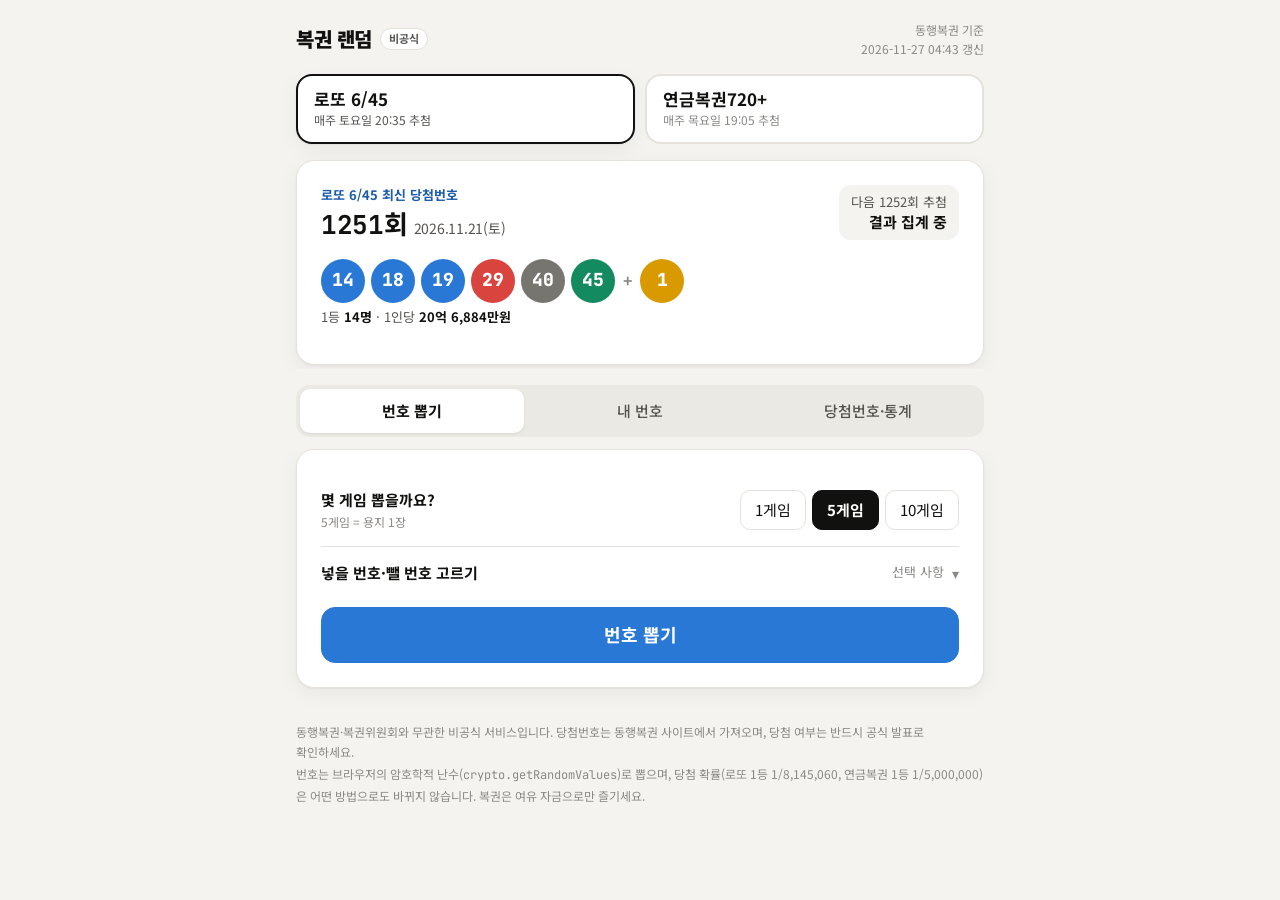
<file: index.html>
<!doctype html>
<html lang="ko">
<head>
<meta charset="utf-8">
<meta name="viewport" content="width=device-width, initial-scale=1">
<title>복권 랜덤 번호</title>
<meta name="description" content="연금복권720+, 로또 6/45 비공식 랜덤 번호 생성기. 최신 당첨번호, 내 번호 당첨 확인, 역대 당첨번호 통계.">
<link rel="manifest" href="manifest.json">
<link rel="apple-touch-icon" href="icons/apple-touch-icon.png">
<link rel="icon" type="image/png" sizes="192x192" href="icons/icon-192.png">
<meta name="apple-mobile-web-app-capable" content="yes">
<meta name="mobile-web-app-capable" content="yes">
<meta name="apple-mobile-web-app-title" content="복권 랜덤">
<meta name="apple-mobile-web-app-status-bar-style" content="default">
<meta name="theme-color" content="#f4f3ef" media="(prefers-color-scheme: light)">
<meta name="theme-color" content="#111110" media="(prefers-color-scheme: dark)">
<link rel="preconnect" href="https://fonts.googleapis.com">
<link rel="preconnect" href="https://fonts.gstatic.com" crossorigin>
<link href="https://fonts.googleapis.com/css2?family=Noto+Sans+KR:wght@400;500;700;900&family=JetBrains+Mono:wght@600;800&display=swap" rel="stylesheet">
<link rel="stylesheet" href="css/style.css">
</head>
<body>
<div class="wrap">
  <header class="topbar">
    <div class="brand">복권 랜덤 <span class="badge">비공식</span></div>
    <div class="updated" id="updated"></div>
  </header>

  <!-- 복권 선택 -->
  <nav class="gameswitch" role="tablist" aria-label="복권 선택">
    <button role="tab" id="sw-lotto" data-game="lotto" aria-controls="game-lotto" aria-selected="false"><b>로또 6/45</b><small>매주 토요일 20:35 추첨</small></button>
    <button role="tab" id="sw-pension" data-game="pension" aria-controls="game-pension" aria-selected="true"><b>연금복권720+</b><small>매주 목요일 19:05 추첨</small></button>
  </nav>

  <!-- =================== 로또 6/45 =================== -->
  <div id="game-lotto" role="tabpanel" aria-labelledby="sw-lotto" hidden>
    <section class="card" id="l-latest" aria-label="로또 최신 당첨번호"></section>

    <nav class="tabs" aria-label="로또 메뉴">
      <div class="tabs-inner" role="tablist" id="l-tabs">
        <button role="tab" data-tab="gen" aria-controls="l-panel-gen" aria-selected="true">번호 뽑기</button>
        <button role="tab" data-tab="saved" aria-controls="l-panel-saved" aria-selected="false">내 번호<span class="count" id="l-savedCount" hidden></span></button>
        <button role="tab" data-tab="draws" aria-controls="l-panel-draws" aria-selected="false">당첨번호·통계</button>
      </div>
    </nav>

    <section id="l-panel-gen" role="tabpanel">
      <div class="card">
        <div class="opt">
          <div class="name">몇 게임 뽑을까요?<small>5게임 = 용지 1장</small></div>
          <div class="seg" id="l-countSeg">
            <button aria-pressed="false" data-v="1">1게임</button>
            <button aria-pressed="true" data-v="5">5게임</button>
            <button aria-pressed="false" data-v="10">10게임</button>
          </div>
        </div>
        <details class="adv">
          <summary>넣을 번호·뺄 번호 고르기 <span class="state" id="l-pickState">선택 사항</span></summary>
          <div class="adv-body">
            <div class="picker-legend"><span><i style="background:var(--accent)"></i>한 번 누르면 꼭 넣기 (최대 5개)</span><span><i style="background:var(--surface-3)"></i>두 번 누르면 빼기</span></div>
            <div class="picker" id="l-picker"></div>
            <p class="pick-summary" id="l-pickSummary"></p>
            <button class="linkbtn" id="l-pickClear" type="button">모두 지우기</button>
          </div>
        </details>
        <button class="btn primary" id="l-genBtn">번호 뽑기</button>
      </div>

      <div class="card section-gap" id="l-resultCard" hidden>
        <div class="results-head">
          <h3>뽑은 번호</h3>
          <div class="results-actions">
            <button class="btn ghost" id="l-copyAllBtn">전체 복사</button>
            <button class="btn ghost" id="l-saveAllBtn">전체 저장</button>
          </div>
        </div>
        <div class="tickets" id="l-tickets" aria-live="polite"></div>
      </div>
    </section>

    <section id="l-panel-saved" role="tabpanel" hidden>
      <div class="card">
        <div class="results-head">
          <div><h3>내 로또 번호</h3><p class="sub" style="margin:0" id="l-savedSub"></p></div>
          <button class="btn ghost" id="l-clearSaved">전체 삭제</button>
        </div>
        <div class="summary" id="l-savedSummary"></div>
        <div class="tickets" id="l-savedList"></div>
      </div>
    </section>

    <section id="l-panel-draws" role="tabpanel" hidden>
      <div class="card">
        <div class="results-head">
          <h3>회차별 당첨번호</h3>
          <form class="search" id="l-searchForm">
            <input id="l-searchInput" class="mono" inputmode="numeric" placeholder="회차" aria-label="로또 회차 검색">
            <button class="btn ghost" type="submit">찾기</button>
          </form>
        </div>
        <table class="draws" id="l-drawTable"></table>
        <div class="morebar"><button class="btn" id="l-moreBtn">더 보기</button></div>
      </div>

      <div class="card section-gap">
        <h2>로또 당첨번호에 규칙이 있을까?</h2>
        <p class="sub" id="l-statsRange"></p>
        <div class="verdict" id="l-verdict"></div>
        <div class="facts" id="l-facts"></div>
      </div>

      <div class="card">
        <h3>번호별로 나온 횟수</h3>
        <p class="sub" style="margin-bottom:12px">1~45 각 번호가 1등 번호로 나온 횟수 (보너스 제외)</p>
        <div class="legend"><span><i class="sw-bar"></i>실제 나온 횟수</span><span><i class="sw-exp"></i>완전 무작위일 때 평균</span></div>
        <div class="chart" id="l-chartFreq"></div>
        <p class="chart-note">막대가 점선 근처에서 오르내리면 무작위와 같다는 뜻입니다. 많이 나온 번호가 앞으로도 잘 나오는 것은 아닙니다.</p>
        <details class="tbl"><summary>숫자로 보기</summary><div id="l-tblFreq"></div></details>
      </div>

      <div class="card">
        <h3>번호대별 분포</h3>
        <p class="sub" style="margin-bottom:12px">41~45는 번호가 5개뿐이라 원래 절반 정도만 나옵니다</p>
        <div class="legend"><span><i class="sw-bar"></i>실제 나온 횟수</span><span><i class="sw-exp"></i>완전 무작위일 때 평균</span></div>
        <div class="chart" id="l-chartRange"></div>
        <details class="tbl"><summary>숫자로 보기</summary><div id="l-tblRange"></div></details>
      </div>

      <div class="card">
        <h3>6개 번호를 더한 값</h3>
        <p class="sub" style="margin-bottom:12px">가운데(138 근처)가 많은 건 그런 조합이 원래 많아서입니다</p>
        <div class="legend"><span><i class="sw-bar"></i>실제 나온 횟수</span><span><i class="sw-exp"></i>완전 무작위일 때 평균</span></div>
        <div class="chart" id="l-chartSum"></div>
        <details class="tbl"><summary>숫자로 보기</summary><div id="l-tblSum"></div></details>
      </div>

      <div class="card">
        <h3>홀수가 몇 개 들어 있었나</h3>
        <p class="sub" style="margin-bottom:12px">6개 번호 중 홀수의 개수</p>
        <div class="legend"><span><i class="sw-bar"></i>실제 나온 횟수</span><span><i class="sw-exp"></i>완전 무작위일 때 평균</span></div>
        <div class="chart" id="l-chartOdd"></div>
        <details class="tbl"><summary>숫자로 보기</summary><div id="l-tblOdd"></div></details>
      </div>
    </section>
  </div>

  <!-- =================== 연금복권720+ =================== -->
  <div id="game-pension" role="tabpanel" aria-labelledby="sw-pension" hidden>
    <section class="card" id="p-latest" aria-label="연금복권 최신 당첨번호"></section>

    <nav class="tabs" aria-label="연금복권 메뉴">
      <div class="tabs-inner" role="tablist" id="p-tabs">
        <button role="tab" data-tab="gen" aria-controls="p-panel-gen" aria-selected="true">번호 뽑기</button>
        <button role="tab" data-tab="saved" aria-controls="p-panel-saved" aria-selected="false">내 번호<span class="count" id="p-savedCount" hidden></span></button>
        <button role="tab" data-tab="draws" aria-controls="p-panel-draws" aria-selected="false">당첨번호·통계</button>
      </div>
    </nav>

    <section id="p-panel-gen" role="tabpanel">
      <div class="card">
        <div class="opt">
          <div class="name">몇 장 뽑을까요?</div>
          <div class="seg" id="p-countSeg">
            <button aria-pressed="false" data-v="1">1장</button>
            <button aria-pressed="false" data-v="3">3장</button>
            <button aria-pressed="true" data-v="5">5장</button>
            <button aria-pressed="false" data-v="10">10장</button>
          </div>
        </div>
        <div class="opt">
          <div class="name">조<small>1조~5조 중 하나</small></div>
          <div class="seg" id="p-groupSeg">
            <button aria-pressed="true" data-v="0">랜덤</button>
            <button aria-pressed="false" data-v="1">1</button>
            <button aria-pressed="false" data-v="2">2</button>
            <button aria-pressed="false" data-v="3">3</button>
            <button aria-pressed="false" data-v="4">4</button>
            <button aria-pressed="false" data-v="5">5</button>
          </div>
        </div>
        <details class="adv">
          <summary>원하는 숫자 넣기 <span class="state" id="p-fixState">선택 사항</span></summary>
          <div class="adv-body">
            <div class="fixrow" id="p-fixRow"></div>
            <p class="sub">숫자를 넣은 자리는 고정되고, 빈 자리만 랜덤으로 뽑습니다.</p>
            <button class="linkbtn" id="p-fixClear" type="button">모두 지우기</button>
          </div>
        </details>
        <button class="btn primary" id="p-genBtn">번호 뽑기</button>
      </div>

      <div class="card section-gap" id="p-resultCard" hidden>
        <div class="results-head">
          <h3>뽑은 번호</h3>
          <div class="results-actions">
            <button class="btn ghost" id="p-copyAllBtn">전체 복사</button>
            <button class="btn ghost" id="p-saveAllBtn">전체 저장</button>
          </div>
        </div>
        <div class="tickets" id="p-tickets" aria-live="polite"></div>
      </div>
    </section>

    <section id="p-panel-saved" role="tabpanel" hidden>
      <div class="card">
        <div class="results-head">
          <div><h3>내 연금복권 번호</h3><p class="sub" style="margin:0" id="p-savedSub"></p></div>
          <button class="btn ghost" id="p-clearSaved">전체 삭제</button>
        </div>
        <div class="summary" id="p-savedSummary"></div>
        <div class="tickets" id="p-savedList"></div>
      </div>
    </section>

    <section id="p-panel-draws" role="tabpanel" hidden>
      <div class="card">
        <div class="results-head">
          <h3>회차별 당첨번호</h3>
          <form class="search" id="p-searchForm">
            <input id="p-searchInput" class="mono" inputmode="numeric" placeholder="회차" aria-label="연금복권 회차 검색">
            <button class="btn ghost" type="submit">찾기</button>
          </form>
        </div>
        <table class="draws" id="p-drawTable"></table>
        <div class="morebar"><button class="btn" id="p-moreBtn">더 보기</button></div>
      </div>

      <div class="card section-gap">
        <h2>연금복권 당첨번호에 규칙이 있을까?</h2>
        <p class="sub" id="p-statsRange"></p>
        <div class="verdict" id="p-verdict"></div>
        <div class="facts" id="p-facts"></div>
      </div>

      <div class="card">
        <div class="chart-head">
          <div><h3>자리별로 나온 숫자</h3><p class="sub">자리를 골라 0~9가 몇 번씩 나왔는지 보세요</p></div>
          <div class="seg" id="p-posSeg"></div>
        </div>
        <div class="legend"><span><i class="sw-bar"></i>실제 나온 횟수</span><span><i class="sw-exp"></i>완전 무작위일 때 평균</span></div>
        <div class="chart" id="p-chartDigit"></div>
        <p class="chart-note">막대가 점선 근처에서 오르내리면 무작위와 같다는 뜻입니다.</p>
        <details class="tbl"><summary>숫자로 보기</summary><div id="p-tblDigit"></div></details>
      </div>

      <div class="card">
        <h3>6자리 숫자를 더한 값</h3>
        <p class="sub" style="margin-bottom:12px">예: 194892 → 1+9+4+8+9+2 = 33. 가운데가 많은 건 그런 조합이 원래 많아서입니다.</p>
        <div class="legend"><span><i class="sw-bar"></i>실제 나온 횟수</span><span><i class="sw-exp"></i>완전 무작위일 때 평균</span></div>
        <div class="chart" id="p-chartSum"></div>
        <details class="tbl"><summary>숫자로 보기</summary><div id="p-tblSum"></div></details>
      </div>

      <div class="card">
        <h3>홀수가 몇 개 들어 있었나</h3>
        <p class="sub" style="margin-bottom:12px">6자리 중 홀수(1·3·5·7·9)의 개수</p>
        <div class="legend"><span><i class="sw-bar"></i>실제 나온 횟수</span><span><i class="sw-exp"></i>완전 무작위일 때 평균</span></div>
        <div class="chart" id="p-chartOdd"></div>
        <details class="tbl"><summary>숫자로 보기</summary><div id="p-tblOdd"></div></details>
      </div>

      <div class="card">
        <h3>조별 1등 횟수</h3>
        <p class="sub" style="margin-bottom:12px">1조~5조가 뽑힌 횟수</p>
        <div class="legend"><span><i class="sw-bar"></i>실제 나온 횟수</span><span><i class="sw-exp"></i>완전 무작위일 때 평균</span></div>
        <div class="chart" id="p-chartGroup"></div>
        <details class="tbl"><summary>숫자로 보기</summary><div id="p-tblGroup"></div></details>
      </div>
    </section>
  </div>

  <footer>
    <p>동행복권·복권위원회와 무관한 비공식 서비스입니다. 당첨번호는 동행복권 사이트에서 가져오며, 당첨 여부는 반드시 공식 발표로 확인하세요.</p>
    <p>번호는 브라우저의 암호학적 난수(<span class="mono">crypto.getRandomValues</span>)로 뽑으며, 당첨 확률(로또 1등 1/8,145,060, 연금복권 1등 1/5,000,000)은 어떤 방법으로도 바뀌지 않습니다. 복권은 여유 자금으로만 즐기세요.</p>
  </footer>
</div>
<div class="toast" id="toast" role="status"></div>

<script src="js/data.js"></script>
<script src="js/data_lotto.js"></script>
<script src="js/common.js"></script>
<script src="js/pension.js"></script>
<script src="js/lotto.js"></script>
<script>
(() => {
  // 주소: #lotto, #lotto-stats, #pension, #pension-saved ... (예전 주소 #stats, #saved, #gen 은 연금복권)
  const sw = [...document.querySelectorAll(".gameswitch button")];
  const tabAlias = { stats: "draws", draws: "draws", saved: "saved", gen: "gen" };
  function show(game, tab){
    sw.forEach(b => { const on = b.dataset.game === game; b.setAttribute("aria-selected", on); document.getElementById(b.getAttribute("aria-controls")).hidden = !on; });
    const g = GAMES[game];
    g.tabs.select(tab || g.defaultTab());
    document.getElementById("updated").innerHTML = g.updated ? `동행복권 기준<br>${U.esc(g.updated)} 갱신` : "";
    U.sset("game", game);
  }
  sw.forEach(b => b.addEventListener("click", () => show(b.dataset.game)));
  const h = location.hash.slice(1).split("-");
  let game = U.sget("game") || "lotto", tab;
  if (GAMES[h[0]]){ game = h[0]; tab = tabAlias[h[1]]; }
  else if (tabAlias[h[0]]){ game = "pension"; tab = tabAlias[h[0]]; }
  show(game, tab);
})();
</script>
</body>
</html>
</file>
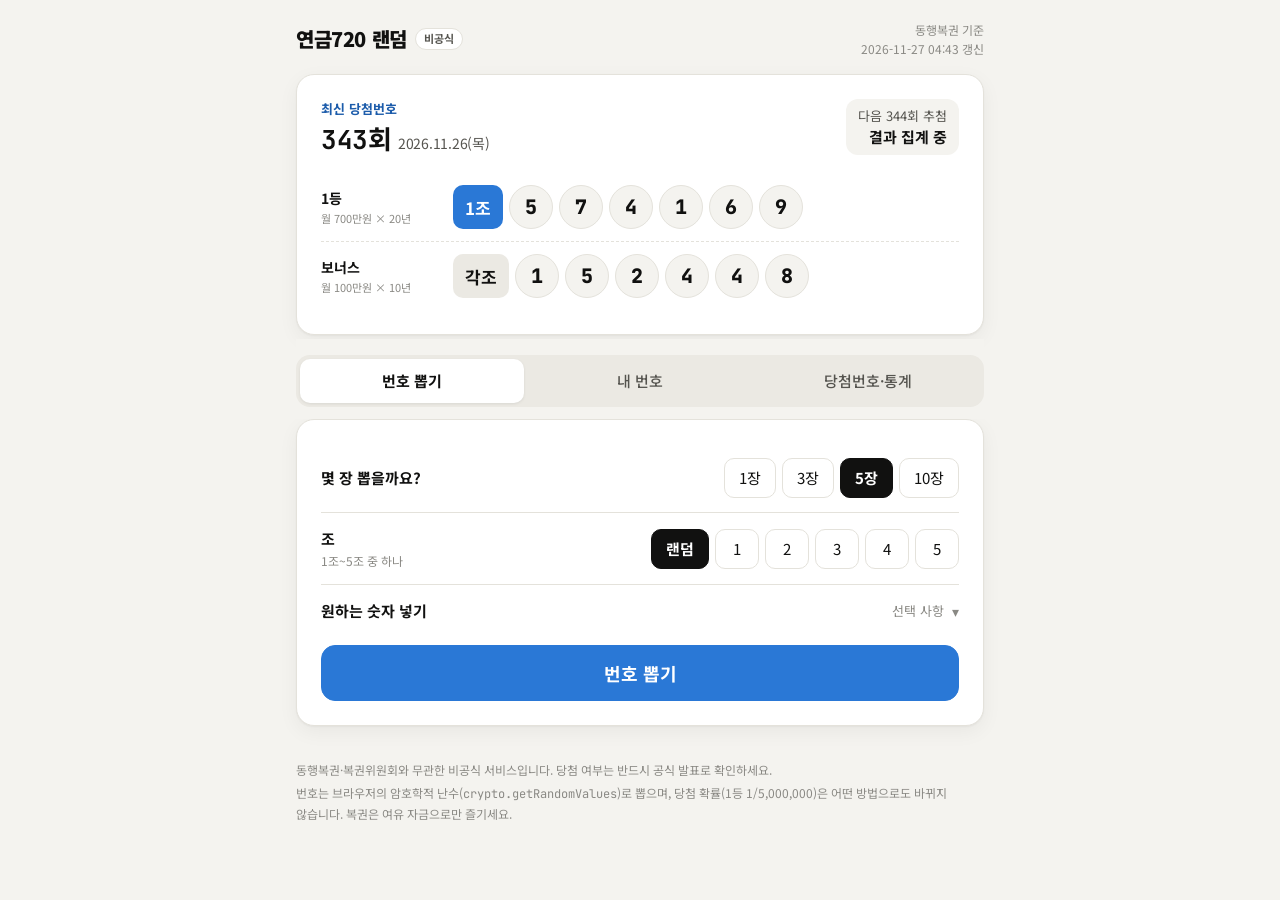
<file: index_pension_only_backup.html>
<!doctype html>
<html lang="ko">
<head>
<meta charset="utf-8">
<meta name="viewport" content="width=device-width, initial-scale=1">
<title>연금720 랜덤 번호</title>
<meta name="description" content="연금복권720+ 비공식 랜덤 번호 생성기. 최신 당첨번호, 내 번호 당첨 확인, 역대 당첨번호 통계.">
<link rel="preconnect" href="https://fonts.googleapis.com">
<link rel="preconnect" href="https://fonts.gstatic.com" crossorigin>
<link href="https://fonts.googleapis.com/css2?family=Noto+Sans+KR:wght@400;500;700;900&family=JetBrains+Mono:wght@600;800&display=swap" rel="stylesheet">
<style>
:root{
  color-scheme: light;
  --bg:#f4f3ef; --surface:#ffffff; --surface-2:#f4f3ef; --surface-3:#ebe9e3; --line:#e4e2db;
  --text:#111110; --text-2:#55544f; --muted:#8a8984;
  --accent:#2a78d6; --accent-hover:#256abf; --accent-ink:#ffffff; --accent-soft:#e6f0fc; --accent-text:#1c5cab;
  --bar:#2a78d6; --bar-hover:#1c5cab; --expected:#111110;
  --win:#0c7a0c; --win-soft:#e3f4e3;
  --g1:#2a78d6; --g2:#d9541f; --g3:#138a60; --g4:#a86f00; --g5:#6250d6;
  --shadow:0 1px 2px rgba(0,0,0,.04),0 6px 20px rgba(0,0,0,.05);
  --radius:18px;
}
@media (prefers-color-scheme: dark){
  :root:not([data-theme="light"]){
    color-scheme: dark;
    --bg:#111110; --surface:#1a1a19; --surface-2:#222220; --surface-3:#2b2b28; --line:#31312e;
    --text:#f0efec; --text-2:#c3c2b7; --muted:#8f8e86;
    --accent:#3987e5; --accent-hover:#5598e7; --accent-ink:#ffffff; --accent-soft:#16304f; --accent-text:#86b6ef;
    --bar:#3987e5; --bar-hover:#86b6ef; --expected:#f0efec;
    --win:#4cc24c; --win-soft:#173317;
    --g1:#3987e5; --g2:#d95926; --g3:#199e70; --g4:#c98500; --g5:#7d70e0;
    --shadow:none;
  }
}
:root[data-theme="dark"]{
  color-scheme: dark;
  --bg:#111110; --surface:#1a1a19; --surface-2:#222220; --surface-3:#2b2b28; --line:#31312e;
  --text:#f0efec; --text-2:#c3c2b7; --muted:#8f8e86;
  --accent:#3987e5; --accent-hover:#5598e7; --accent-ink:#ffffff; --accent-soft:#16304f; --accent-text:#86b6ef;
  --bar:#3987e5; --bar-hover:#86b6ef; --expected:#f0efec;
  --win:#4cc24c; --win-soft:#173317;
  --g1:#3987e5; --g2:#d95926; --g3:#199e70; --g4:#c98500; --g5:#7d70e0;
  --shadow:none;
}
*{box-sizing:border-box}
html{-webkit-text-size-adjust:100%}
body{margin:0;background:var(--bg);color:var(--text);font-family:"Noto Sans KR",system-ui,-apple-system,"Malgun Gothic",sans-serif;line-height:1.6;font-size:16px;word-break:keep-all}
.mono{font-family:"JetBrains Mono",ui-monospace,Consolas,monospace;font-variant-numeric:tabular-nums}
.wrap{max-width:720px;margin:0 auto;padding:0 16px}
button{font:inherit;color:inherit}
:focus-visible{outline:2px solid var(--accent);outline-offset:2px}
[hidden]{display:none!important}

/* 상단바 */
.topbar{display:flex;align-items:center;justify-content:space-between;gap:12px;padding:20px 0 16px}
.brand{display:flex;align-items:center;gap:8px;font-weight:900;font-size:20px;letter-spacing:-.02em}
.badge{font-size:11px;font-weight:700;color:var(--text-2);border:1px solid var(--line);background:var(--surface);border-radius:999px;padding:1px 8px;letter-spacing:0}
.updated{font-size:12px;color:var(--muted);text-align:right}

/* 카드 */
.card{background:var(--surface);border:1px solid var(--line);border-radius:var(--radius);padding:24px;box-shadow:var(--shadow)}
.card + .card{margin-top:16px}
@media (max-width:520px){.card{padding:18px}}
h2{font-size:20px;margin:0;letter-spacing:-.01em;line-height:1.35}
h3{font-size:17px;margin:0;line-height:1.4}
.sub{color:var(--text-2);font-size:14px;margin:4px 0 0}
.section-gap{margin-top:20px}

/* 최신 당첨번호 */
.latest-top{display:flex;justify-content:space-between;align-items:flex-start;gap:8px;flex-wrap:wrap;margin-bottom:16px}
.latest-top .eyebrow{font-size:13px;font-weight:700;color:var(--accent-text)}
.latest-top h2{font-size:26px}
.latest-top h2 .date{font-size:14px;font-weight:400;color:var(--text-2);margin-left:6px}
.next{background:var(--surface-2);border-radius:12px;padding:8px 12px;font-size:13px;color:var(--text-2);text-align:right;line-height:1.4}
.next b{display:block;color:var(--text);font-size:15px}
.prize-row{display:grid;grid-template-columns:120px 1fr;align-items:center;gap:12px;padding:12px 0}
.prize-row + .prize-row{border-top:1px dashed var(--line)}
.prize-row .lbl{font-size:14px;font-weight:700}
.prize-row .lbl small{display:block;font-size:11px;font-weight:400;color:var(--muted)}
.numline{display:flex;align-items:center;gap:6px;flex-wrap:nowrap}
.gchip{display:inline-flex;align-items:center;justify-content:center;color:#fff;border-radius:10px;font-weight:700;white-space:nowrap;flex-shrink:0}
.gchip.lg{height:44px;padding:0 12px;font-size:17px}
.gchip.sm{height:24px;padding:0 8px;font-size:13px;border-radius:6px}
.gchip.any{background:var(--surface-3);color:var(--text)}
.ball{width:44px;height:44px;border-radius:50%;display:grid;place-items:center;font-weight:800;font-size:20px;background:var(--surface-2);border:1px solid var(--line);flex-shrink:0}
@media (max-width:520px){
  .prize-row{grid-template-columns:1fr;gap:6px}
  .prize-row .lbl small{display:inline;margin-left:6px}
  .ball{width:38px;height:38px;font-size:18px}
  .gchip.lg{height:38px;font-size:15px;padding:0 10px}
  .numline{gap:4px}
}
@media (max-width:360px){.ball{width:34px;height:34px;font-size:16px}}

/* 탭: 세그먼트 */
.tabs{position:sticky;top:0;z-index:5;background:var(--bg);padding:16px 0 12px;margin-top:4px}
.tabs-inner{display:grid;grid-template-columns:repeat(3,1fr);gap:4px;background:var(--surface-3);border-radius:14px;padding:4px}
.tabs button{appearance:none;border:0;background:transparent;border-radius:10px;padding:10px 6px;font-weight:500;color:var(--text-2);cursor:pointer;font-size:15px;min-height:44px}
.tabs button[aria-selected="true"]{background:var(--surface);color:var(--text);font-weight:700;box-shadow:0 1px 3px rgba(0,0,0,.08)}
.tabs .count{display:inline-block;min-width:20px;font-size:12px;background:var(--accent);color:#fff;border-radius:999px;padding:0 6px;margin-left:4px;line-height:18px}

/* 옵션 */
.opt{display:flex;align-items:center;justify-content:space-between;gap:12px;padding:14px 0;flex-wrap:wrap}
.opt + .opt{border-top:1px solid var(--line)}
.opt .name{font-weight:700;font-size:15px}
.opt .name small{display:block;font-weight:400;font-size:12px;color:var(--muted)}
.seg{display:flex;flex-wrap:wrap;gap:6px}
.seg button{appearance:none;border:1px solid var(--line);background:var(--surface);border-radius:10px;padding:0 14px;cursor:pointer;min-height:40px;min-width:44px;font-size:15px}
.seg button[aria-pressed="true"]{background:var(--text);color:var(--surface);border-color:var(--text);font-weight:700}
details.adv{border-top:1px solid var(--line)}
details.adv summary{list-style:none;cursor:pointer;padding:14px 0;display:flex;align-items:center;gap:8px;font-weight:700;font-size:15px}
details.adv summary .state{margin-left:auto}
details.adv summary::-webkit-details-marker{display:none}
details.adv summary .state{font-weight:400;font-size:13px;color:var(--muted)}
details.adv summary::after{content:"▾";color:var(--muted);font-size:14px;line-height:1;transition:transform .15s}
details.adv[open] summary::after{transform:rotate(180deg)}
.adv-body{padding:0 0 16px}
.fixrow{display:flex;gap:6px;align-items:flex-end}
.fixcell{display:flex;flex-direction:column;align-items:center;gap:4px}
.fixcell span{font-size:11px;color:var(--muted)}
.fixrow input{width:44px;height:48px;text-align:center;font-family:"JetBrains Mono",monospace;font-weight:800;font-size:20px;border:1px solid var(--line);border-radius:10px;background:var(--surface-2);color:var(--text)}
.fixrow input:not(:placeholder-shown){border-color:var(--accent);background:var(--accent-soft)}
.fixrow input::placeholder{color:var(--muted);font-weight:600;font-size:14px}
.linkbtn{appearance:none;border:0;background:none;color:var(--accent-text);cursor:pointer;font-size:13px;padding:6px 0;margin-top:8px}
@media (max-width:360px){.fixrow input{width:38px}}
@media (max-width:520px){.opt .seg button{min-width:40px;padding:0 10px;font-size:14px}.opt .seg{gap:5px}}

.btn{appearance:none;border:1px solid var(--line);background:var(--surface);border-radius:12px;padding:0 16px;cursor:pointer;min-height:44px;font-weight:700;font-size:15px}
.btn:hover{background:var(--surface-2)}
.btn.primary{display:block;width:100%;background:var(--accent);border-color:var(--accent);color:var(--accent-ink);font-size:18px;min-height:56px;border-radius:14px;margin-top:8px}
.btn.primary:hover{background:var(--accent-hover)}
.btn.primary:disabled{opacity:.7;cursor:wait}
.btn.ghost{border-color:transparent;background:transparent;color:var(--text-2);font-weight:500;font-size:14px;min-height:36px;padding:0 10px}
.btn.ghost:hover{background:var(--surface-2);color:var(--text)}
.btn:disabled{cursor:default}

/* 결과 */
.results-head{display:flex;justify-content:space-between;align-items:center;gap:8px;flex-wrap:wrap;margin-bottom:12px}
.results-actions{display:flex;gap:6px}
.tickets{display:grid;gap:10px}
.ticket{display:flex;align-items:center;gap:10px;padding:12px;border:1px solid var(--line);border-radius:14px;background:var(--surface-2)}
.ticket .idx{font-size:12px;color:var(--muted);width:16px;text-align:center;flex-shrink:0}
.ticket .numline{flex:1;min-width:0}
.reel{width:42px;height:52px;border-radius:10px;background:var(--surface);border:1px solid var(--line);display:grid;place-items:center;font-family:"JetBrains Mono",monospace;font-weight:800;font-size:26px;flex-shrink:0}
.reel.spinning{color:var(--muted)}
.reel.landed{animation:land .22s ease-out}
.reel.fixed{border-color:var(--accent)}
@keyframes land{0%{transform:translateY(-5px)}100%{transform:none}}
.ticket .gchip{height:52px;padding:0 10px;font-size:16px}
.ticket .act{display:flex;gap:2px;flex-shrink:0}
.ticket .meta{font-size:13px;color:var(--text-2)}
.result-badge{display:inline-block;font-size:12px;font-weight:700;border-radius:999px;padding:2px 10px;white-space:nowrap}
.result-badge.win{background:var(--win-soft);color:var(--win)}
.result-badge.lose{background:var(--surface-3);color:var(--text-2)}
@media (max-width:560px){
  .ticket{flex-wrap:wrap;gap:8px 6px}
  .ticket .idx{display:none}
  .ticket .numline{flex-basis:100%}
  .reel{width:auto;flex:1;max-width:46px;height:46px;font-size:22px}
  .ticket .gchip{height:46px;font-size:14px;padding:0 8px}
  .ticket .act{margin-left:auto}
}
.empty{text-align:center;padding:28px 12px;color:var(--text-2)}
.empty p{margin:0 0 12px}
.summary{display:flex;gap:10px;flex-wrap:wrap;margin-bottom:14px}
.summary .pill{background:var(--surface-2);border-radius:12px;padding:10px 14px;font-size:13px;color:var(--text-2);flex:1;min-width:120px}
.summary .pill b{display:block;font-size:20px;color:var(--text)}

.toast{position:fixed;left:50%;bottom:24px;transform:translateX(-50%) translateY(20px);background:var(--text);color:var(--surface);padding:10px 18px;border-radius:999px;font-size:14px;opacity:0;pointer-events:none;transition:.2s;z-index:10}
.toast.show{opacity:1;transform:translateX(-50%)}

/* 당첨번호 표 */
.draws{width:100%;border-collapse:collapse;font-size:15px}
.draws th{font-size:12px;font-weight:500;color:var(--muted);text-align:left;padding:0 6px 8px;border-bottom:1px solid var(--line)}
.draws td{padding:12px 6px;border-bottom:1px solid var(--line);vertical-align:middle}
.draws tr:last-child td{border-bottom:0}
.draws .rnd{font-weight:700;white-space:nowrap}
.draws .rnd small{display:block;font-weight:400;font-size:12px;color:var(--muted)}
.draws .digits{font-family:"JetBrains Mono",monospace;font-weight:800;letter-spacing:.14em;font-size:17px}
.draws .bonus{color:var(--text-2);font-weight:600;font-size:15px}
.draws .cell1{display:flex;align-items:center;gap:8px}
.morebar{display:flex;justify-content:center;margin-top:12px}
.search{display:flex;gap:6px;align-items:center}
.search input{width:96px;height:36px;border:1px solid var(--line);border-radius:10px;padding:0 10px;background:var(--surface-2);color:var(--text);font:inherit;font-size:14px}

/* 통계 */
.verdict{display:flex;gap:12px;align-items:center;padding:16px;border-radius:14px;background:var(--win-soft);margin:16px 0}
.verdict .ic{width:36px;height:36px;border-radius:50%;background:var(--win);color:#fff;display:grid;place-items:center;font-weight:900;flex-shrink:0}
.verdict b{display:block;font-size:16px}
.verdict span{font-size:14px;color:var(--text-2)}
.facts{display:grid;grid-template-columns:repeat(3,1fr);gap:10px}
.fact{background:var(--surface-2);border-radius:14px;padding:14px}
.fact .k{font-size:13px;color:var(--text-2)}
.fact .v{font-size:22px;font-weight:800;line-height:1.3}
.fact .e{font-size:12px;color:var(--muted)}
@media (max-width:520px){.facts{gap:6px}.fact{padding:10px}.fact .k{font-size:12px;line-height:1.4}.fact .v{font-size:19px}.fact .e{font-size:11px;line-height:1.4}}
.chart-head{display:flex;justify-content:space-between;gap:12px;align-items:flex-start;flex-wrap:wrap;margin-bottom:12px}
.chart-head .seg button{min-height:34px;min-width:36px;padding:0 10px;font-size:14px}
.legend{display:flex;gap:16px;font-size:12px;color:var(--text-2);align-items:center;flex-wrap:wrap;margin-bottom:4px}
.legend i{display:inline-block;vertical-align:middle;margin-right:6px}
.legend .sw-bar{width:10px;height:10px;border-radius:2px;background:var(--bar)}
.legend .sw-exp{width:18px;border-top:2px dashed var(--expected)}
.chart{position:relative;width:100%}
.chart svg{display:block;width:100%;height:auto;overflow:visible}
.chart .grid line{stroke:var(--line)}
.chart .axis text{fill:var(--muted);font-size:11px;font-family:"JetBrains Mono",monospace}
.chart .axis .xl{fill:var(--text-2);font-size:12px}
.chart .bar{fill:var(--bar)}
.chart .bar.on{fill:var(--bar-hover)}
.chart .exp{fill:none;stroke:var(--expected);stroke-width:2;stroke-dasharray:4 4}
.chart .hit{fill:transparent;cursor:crosshair}
.tip{position:absolute;pointer-events:none;background:var(--text);color:var(--surface);font-size:12px;padding:6px 10px;border-radius:8px;white-space:nowrap;transform:translate(-50%,calc(-100% - 10px));opacity:0;transition:opacity .1s;z-index:2}
.tip.show{opacity:1}
.tip .t{opacity:.75}
.chart-note{font-size:13px;color:var(--text-2);margin:8px 0 0}
details.tbl{margin-top:8px;font-size:13px}
details.tbl summary{cursor:pointer;color:var(--muted)}
details.tbl table{border-collapse:collapse;margin-top:8px;width:100%;font-variant-numeric:tabular-nums}
details.tbl th,details.tbl td{border-bottom:1px solid var(--line);padding:4px 8px;text-align:right}
details.tbl th:first-child,details.tbl td:first-child{text-align:left}

footer{padding:32px 0 48px;color:var(--muted);font-size:12px;line-height:1.7}
footer p{margin:2px 0}
@media (prefers-reduced-motion: reduce){.reel.landed{animation:none}.toast{transition:none}}
</style>
</head>
<body>
<div class="wrap">
  <header class="topbar">
    <div class="brand">연금720 랜덤 <span class="badge">비공식</span></div>
    <div class="updated" id="updated"></div>
  </header>

  <!-- 최신 당첨번호 -->
  <section class="card" id="latest" aria-label="최신 당첨번호"></section>

  <!-- 탭 -->
  <nav class="tabs" aria-label="메뉴">
    <div class="tabs-inner" role="tablist">
      <button role="tab" id="tab-gen" aria-controls="panel-gen" aria-selected="true">번호 뽑기</button>
      <button role="tab" id="tab-saved" aria-controls="panel-saved" aria-selected="false">내 번호<span class="count" id="savedCount" hidden></span></button>
      <button role="tab" id="tab-draws" aria-controls="panel-draws" aria-selected="false">당첨번호·통계</button>
    </div>
  </nav>

  <!-- 번호 뽑기 -->
  <section id="panel-gen" role="tabpanel" aria-labelledby="tab-gen">
    <div class="card">
      <div class="opt">
        <div class="name">몇 장 뽑을까요?</div>
        <div class="seg" id="countSeg">
          <button aria-pressed="false" data-v="1">1장</button>
          <button aria-pressed="false" data-v="3">3장</button>
          <button aria-pressed="true" data-v="5">5장</button>
          <button aria-pressed="false" data-v="10">10장</button>
        </div>
      </div>
      <div class="opt">
        <div class="name">조<small>1조~5조 중 하나</small></div>
        <div class="seg" id="groupSeg">
          <button aria-pressed="true" data-v="0">랜덤</button>
          <button aria-pressed="false" data-v="1">1</button>
          <button aria-pressed="false" data-v="2">2</button>
          <button aria-pressed="false" data-v="3">3</button>
          <button aria-pressed="false" data-v="4">4</button>
          <button aria-pressed="false" data-v="5">5</button>
        </div>
      </div>
      <details class="adv" id="adv">
        <summary>원하는 숫자 넣기 <span class="state" id="fixState">선택 사항</span></summary>
        <div class="adv-body">
          <div class="fixrow" id="fixRow"></div>
          <p class="sub">숫자를 넣은 자리는 고정되고, 빈 자리만 랜덤으로 뽑습니다.</p>
          <button class="linkbtn" id="fixClear" type="button">모두 지우기</button>
        </div>
      </details>
      <button class="btn primary" id="genBtn">번호 뽑기</button>
    </div>

    <div class="card section-gap" id="resultCard" hidden>
      <div class="results-head">
        <h3>뽑은 번호</h3>
        <div class="results-actions">
          <button class="btn ghost" id="copyAllBtn">전체 복사</button>
          <button class="btn ghost" id="saveAllBtn">전체 저장</button>
        </div>
      </div>
      <div class="tickets" id="tickets" aria-live="polite"></div>
    </div>
  </section>

  <!-- 내 번호 -->
  <section id="panel-saved" role="tabpanel" aria-labelledby="tab-saved" hidden>
    <div class="card">
      <div class="results-head">
        <div><h3>내 번호</h3><p class="sub" style="margin:0" id="savedSub"></p></div>
        <button class="btn ghost" id="clearSaved">전체 삭제</button>
      </div>
      <div class="summary" id="savedSummary"></div>
      <div class="tickets" id="savedList"></div>
    </div>
  </section>

  <!-- 당첨번호·통계 -->
  <section id="panel-draws" role="tabpanel" aria-labelledby="tab-draws" hidden>
    <div class="card">
      <div class="results-head">
        <h3>회차별 당첨번호</h3>
        <form class="search" id="searchForm">
          <input id="searchInput" class="mono" inputmode="numeric" placeholder="회차" aria-label="회차 검색">
          <button class="btn ghost" type="submit">찾기</button>
        </form>
      </div>
      <table class="draws" id="drawTable"></table>
      <div class="morebar"><button class="btn" id="moreBtn">더 보기</button></div>
    </div>

    <div class="card section-gap">
      <h2>당첨번호에 규칙이 있을까?</h2>
      <p class="sub" id="statsRange"></p>
      <div class="verdict" id="verdict"></div>
      <div class="facts" id="facts"></div>
    </div>

    <div class="card">
      <div class="chart-head">
        <div><h3>자리별로 나온 숫자</h3><p class="sub">자리를 골라 0~9가 몇 번씩 나왔는지 보세요</p></div>
        <div class="seg" id="posSeg"></div>
      </div>
      <div class="legend"><span><i class="sw-bar"></i>실제 나온 횟수</span><span><i class="sw-exp"></i>완전 무작위일 때 평균</span></div>
      <div class="chart" id="chartDigit"></div>
      <p class="chart-note">막대가 점선 근처에서 오르내리면 무작위와 같다는 뜻입니다.</p>
      <details class="tbl"><summary>숫자로 보기</summary><div id="tblDigit"></div></details>
    </div>

    <div class="card">
      <h3>6자리 숫자를 더한 값</h3>
      <p class="sub" style="margin-bottom:12px">예: 194892 → 1+9+4+8+9+2 = 33. 가운데가 많은 건 그런 조합이 원래 많아서입니다.</p>
      <div class="legend"><span><i class="sw-bar"></i>실제 나온 횟수</span><span><i class="sw-exp"></i>완전 무작위일 때 평균</span></div>
      <div class="chart" id="chartSum"></div>
      <details class="tbl"><summary>숫자로 보기</summary><div id="tblSum"></div></details>
    </div>

    <div class="card">
      <h3>홀수가 몇 개 들어 있었나</h3>
      <p class="sub" style="margin-bottom:12px">6자리 중 홀수(1·3·5·7·9)의 개수</p>
      <div class="legend"><span><i class="sw-bar"></i>실제 나온 횟수</span><span><i class="sw-exp"></i>완전 무작위일 때 평균</span></div>
      <div class="chart" id="chartOdd"></div>
      <details class="tbl"><summary>숫자로 보기</summary><div id="tblOdd"></div></details>
    </div>

    <div class="card">
      <h3>조별 1등 횟수</h3>
      <p class="sub" style="margin-bottom:12px">1조~5조가 뽑힌 횟수</p>
      <div class="legend"><span><i class="sw-bar"></i>실제 나온 횟수</span><span><i class="sw-exp"></i>완전 무작위일 때 평균</span></div>
      <div class="chart" id="chartGroup"></div>
      <details class="tbl"><summary>숫자로 보기</summary><div id="tblGroup"></div></details>
    </div>
  </section>

  <footer>
    <p>동행복권·복권위원회와 무관한 비공식 서비스입니다. 당첨 여부는 반드시 공식 발표로 확인하세요.</p>
    <p>번호는 브라우저의 암호학적 난수(<span class="mono">crypto.getRandomValues</span>)로 뽑으며, 당첨 확률(1등 1/5,000,000)은 어떤 방법으로도 바뀌지 않습니다. 복권은 여유 자금으로만 즐기세요.</p>
  </footer>
</div>
<div class="toast" id="toast" role="status"></div>
<script src="js/data.js"></script>
<script>
(() => {
"use strict";
const DRAWS = (window.DRAWS || []).slice().sort((a,b)=>a[0]-b[0]); // [회차, 조, 1등, 추첨일, 보너스]
const META = window.DRAWS_META || {};
const N = DRAWS.length;
const LATEST = DRAWS[N-1];
const $ = s => document.querySelector(s);
const esc = s => String(s).replace(/[&<>"]/g, c => ({"&":"&amp;","<":"&lt;",">":"&gt;",'"':"&quot;"}[c]));
const gColor = g => `var(--g${g})`;
const fmtDate = d => { if (!d) return ""; const [y,m,dd] = d.split("-"); const w = "일월화수목금토"[new Date(d+"T12:00:00+09:00").getDay()]; return `${y}.${m}.${dd}(${w})`; };

/* 난수: crypto + rejection sampling */
const buf = new Uint8Array(64); let bi = 64;
function rbyte(){ if (bi >= buf.length){ crypto.getRandomValues(buf); bi = 0; } return buf[bi++]; }
function randInt(n){ const lim = 256 - (256 % n); let b; do { b = rbyte(); } while (b >= lim); return b % n; }

/* 저장소 */
const KEY = "pension720.saved.v1";
function loadSaved(){ try { const v = JSON.parse(localStorage.getItem(KEY) || "[]"); return Array.isArray(v) ? v : []; } catch { return []; } }
function storeSaved(list){ try { localStorage.setItem(KEY, JSON.stringify(list)); } catch {} }
let saved = loadSaved();

let toastT;
function toast(msg){ const t=$("#toast"); t.textContent=msg; t.classList.add("show"); clearTimeout(toastT); toastT=setTimeout(()=>t.classList.remove("show"),1600); }
async function copy(text){ try { await navigator.clipboard.writeText(text); toast("복사했습니다"); } catch { toast("복사하지 못했습니다"); } }
const fmtTicket = t => `${t.g}조 ${t.n}`;

/* 등수: 1등 조+6자리, 2등 6자리(조 다름), 3~7등 끝 5~1자리, 보너스 6자리(조 무관) */
function rank(t, draw){
  const [, g, n, , bonus] = draw;
  if (t.n === n) return t.g === g ? "1등" : "2등";
  if (bonus && t.n === bonus) return "보너스";
  for (let k = 5; k >= 1; k--) if (t.n.slice(6-k) === n.slice(6-k)) return (8 - k) + "등";
  return "";
}

/* ---------- 최신 당첨번호 ---------- */
function renderLatest(){
  const box = $("#latest");
  if (!LATEST){ box.innerHTML = `<p class="sub">당첨번호 데이터를 불러오지 못했습니다.</p>`; return; }
  const [r, g, n, date, bonus] = LATEST;
  const balls = s => s.split("").map(d => `<span class="ball mono">${d}</span>`).join("");
  let next = "";
  if (date){
    const nx = new Date(date + "T19:05:00+09:00"); nx.setDate(nx.getDate() + 7);
    const kst = d => new Date(d.getTime() + 9*3600e3).toISOString().slice(0,10);
    const days = Math.round((new Date(kst(nx)) - new Date(kst(new Date()))) / 864e5);
    const when = Date.now() >= nx.getTime() ? "결과 집계 중" : days === 0 ? "오늘 19:05" : days === 1 ? "내일 19:05" : `D-${days}`;
    next = `<div class="next">다음 ${r+1}회 추첨<b>${when}</b></div>`;
  }
  box.innerHTML = `
    <div class="latest-top">
      <div><div class="eyebrow">최신 당첨번호</div><h2><span class="mono">${r}</span>회<span class="date">${fmtDate(date)}</span></h2></div>
      ${next}
    </div>
    <div class="prize-row"><div class="lbl">1등<small>월 700만원 × 20년</small></div>
      <div class="numline" aria-label="1등 ${g}조 ${n}"><span class="gchip lg" style="background:${gColor(g)}">${g}조</span>${balls(n)}</div></div>
    ${bonus ? `<div class="prize-row"><div class="lbl">보너스<small>월 100만원 × 10년</small></div>
      <div class="numline" aria-label="보너스 각 조 ${bonus}"><span class="gchip lg any">각조</span>${balls(bonus)}</div></div>` : ""}`;
}

/* ---------- 탭 ---------- */
const tabs = [...document.querySelectorAll('.tabs button')];
let statsDrawn = false;
function selectTab(btn, scroll){
  tabs.forEach(b => { const on = b === btn; b.setAttribute("aria-selected", on); $("#"+b.getAttribute("aria-controls")).hidden = !on; });
  if (btn.id === "tab-draws" && !statsDrawn){ drawStats(); statsDrawn = true; }
  if (btn.id === "tab-saved") renderSaved();
  try { sessionStorage.setItem("pension720.tab", btn.id); } catch {}
  if (scroll){ const top = $(".tabs").offsetTop; if (window.scrollY > top) window.scrollTo({ top, behavior: "smooth" }); }
}
tabs.forEach(b => b.addEventListener("click", () => selectTab(b, true)));

/* ---------- 번호 뽑기 ---------- */
function segValue(id){ return +document.querySelector(`#${id} [aria-pressed="true"]`).dataset.v; }
function bindSeg(id, onChange){
  const el = $("#"+id);
  el.addEventListener("click", e => { const b = e.target.closest("button"); if(!b) return;
    el.querySelectorAll("button").forEach(x => x.setAttribute("aria-pressed", x === b)); onChange && onChange(+b.dataset.v); });
}
bindSeg("countSeg"); bindSeg("groupSeg");

const fixRow = $("#fixRow");
for (let i=0;i<6;i++){
  const cell = document.createElement("label"); cell.className = "fixcell";
  cell.innerHTML = `<input id="fix${i}" inputmode="numeric" maxlength="1" autocomplete="off" placeholder="?" aria-label="${i+1}번째 자리 숫자"><span>${i+1}번째</span>`;
  fixRow.appendChild(cell);
  const inp = cell.querySelector("input");
  inp.addEventListener("input", () => { inp.value = inp.value.replace(/\D/g,"").slice(0,1); if (inp.value && i<5) $("#fix"+(i+1)).focus(); updateFixState(); });
  inp.addEventListener("keydown", e => { if (e.key==="Backspace" && !inp.value && i>0) $("#fix"+(i-1)).focus(); });
}
function fixedPattern(){ return [...Array(6).keys()].map(i => $("#fix"+i).value); }
function updateFixState(){
  const p = fixedPattern(), any = p.some(v => v !== "");
  $("#fixState").textContent = any ? p.map(v => v || "?").join("") : "선택 사항";
  $("#fixState").classList.toggle("mono", any);
}
$("#fixClear").onclick = () => { for (let i=0;i<6;i++) $("#fix"+i).value = ""; updateFixState(); };

function makeTicket(){
  const g = segValue("groupSeg") || randInt(5) + 1;
  const p = fixedPattern();
  return { g, n: p.map(v => v !== "" ? v : String(randInt(10))).join(""), fixed: p.map(v => v !== "") };
}

function ticketEl(t, idx, { animate=false, mode="new" } = {}){
  const row = document.createElement("div");
  row.className = "ticket";
  const reels = t.n.split("").map((d,i) => `<span class="reel${t.fixed && t.fixed[i] ? " fixed" : ""}" data-i="${i}">${animate && !(t.fixed && t.fixed[i]) ? "0" : d}</span>`).join("");
  let meta = "";
  if (mode === "saved" && LATEST){
    const r = rank(t, LATEST);
    meta = `<span class="result-badge ${r ? "win" : "lose"}">${LATEST[0]}회 ${r ? r + " 당첨" : "미당첨"}</span>`;
  }
  row.innerHTML = `<span class="idx mono">${idx+1}</span>
    <div class="numline" aria-label="${esc(fmtTicket(t))}"><span class="gchip" style="background:${gColor(t.g)}">${t.g}조</span>${reels}</div>
    ${meta}
    <div class="act">
      <button class="btn ghost" data-act="copy">복사</button>
      ${mode==="saved" ? `<button class="btn ghost" data-act="del">삭제</button>` : `<button class="btn ghost" data-act="save">저장</button>`}
    </div>`;
  row.querySelector('[data-act="copy"]').onclick = () => copy(fmtTicket(t));
  const sb = row.querySelector('[data-act="save"]');
  if (sb) sb.onclick = () => { addSaved([t]); markSaved(sb); };
  const db = row.querySelector('[data-act="del"]');
  if (db) db.onclick = () => { saved = saved.filter(s => s.id !== t.id); storeSaved(saved); renderSaved(); updateCount(); };
  return row;
}
const markSaved = b => { b.textContent = "저장됨"; b.disabled = true; };

const reduceMotion = matchMedia("(prefers-reduced-motion: reduce)").matches;
function spin(rowEls, tickets){
  return new Promise(resolve => {
    const reels = rowEls.map(r => [...r.querySelectorAll(".reel")]);
    const finish = () => { reels.forEach((rs,k) => rs.forEach((el,i) => { if (el.classList.contains("spinning")){ el.textContent = tickets[k].n[i]; el.classList.remove("spinning"); } })); resolve(); };
    if (reduceMotion) return (reels.forEach((rs,k) => rs.forEach((el,i) => el.textContent = tickets[k].n[i])), resolve());
    reels.forEach((rs,k) => rs.forEach((el,i) => { if (!(tickets[k].fixed && tickets[k].fixed[i])) el.classList.add("spinning"); }));
    const start = performance.now(), base = 400, step = 130, rowLag = 50; let last = 0;
    function frame(now){
      const t = now - start; let pending = false;
      if (now - last > 50){ last = now;
        reels.forEach((rs,k) => rs.forEach((el,i) => {
          if (!el.classList.contains("spinning")) return;
          if (t >= base + i*step + k*rowLag){ el.textContent = tickets[k].n[i]; el.classList.remove("spinning"); el.classList.add("landed"); }
          else el.textContent = Math.floor(Math.random()*10); // 연출용
        }));
      }
      reels.forEach(rs => rs.forEach(el => { if (el.classList.contains("spinning")) pending = true; }));
      pending ? requestAnimationFrame(frame) : resolve();
    }
    requestAnimationFrame(frame);
    setTimeout(finish, 3000); // 백그라운드 탭에서도 결과는 반드시 표시
  });
}

let current = [];
$("#genBtn").addEventListener("click", async () => {
  const btn = $("#genBtn"); btn.disabled = true; btn.textContent = "뽑는 중…";
  current = Array.from({length: segValue("countSeg")}, makeTicket);
  $("#resultCard").hidden = false;
  const box = $("#tickets"); box.innerHTML = "";
  const rows = current.map((t,i) => { const r = ticketEl(t,i,{animate:true}); box.appendChild(r); return r; });
  const rc = $("#resultCard").getBoundingClientRect();
  if (rc.top > window.innerHeight - 120) $("#resultCard").scrollIntoView({ behavior: reduceMotion ? "auto" : "smooth", block: "start" });
  await spin(rows, current);
  btn.disabled = false; btn.textContent = "다시 뽑기";
  const sa = $("#saveAllBtn"); sa.disabled = false; sa.textContent = "전체 저장";
});
$("#copyAllBtn").onclick = () => copy(current.map(fmtTicket).join("\n"));
$("#saveAllBtn").onclick = () => {
  const btns = [...document.querySelectorAll('#tickets [data-act="save"]')];
  const left = current.filter((t,i) => !btns[i].disabled);
  if (left.length) addSaved(left);
  btns.forEach(markSaved); markSaved($("#saveAllBtn"));
};

function addSaved(list){
  const now = Date.now();
  list.slice().reverse().forEach((t,i) => saved.unshift({ id: `${now}-${i}-${randInt(250)}`, g: t.g, n: t.n, at: now }));
  saved = saved.slice(0, 200); storeSaved(saved); updateCount(); toast(`${list.length}장 저장했습니다`);
}
function updateCount(){ const c = $("#savedCount"); c.textContent = saved.length; c.hidden = !saved.length; }
function renderSaved(){
  const box = $("#savedList"), sum = $("#savedSummary"); box.innerHTML = "";
  $("#clearSaved").hidden = !saved.length;
  if (!saved.length){
    sum.innerHTML = ""; $("#savedSub").textContent = "";
    box.innerHTML = `<div class="empty"><p>아직 저장한 번호가 없습니다.</p><button class="btn" id="goGen">번호 뽑으러 가기</button></div>`;
    $("#goGen").onclick = () => selectTab($("#tab-gen"), true);
    return;
  }
  $("#savedSub").textContent = `${LATEST[0]}회 당첨번호와 자동으로 맞춰 봅니다. 이 브라우저에만 저장됩니다.`;
  const wins = saved.map(t => rank(t, LATEST)).filter(Boolean);
  const best = wins.length ? wins.sort((a,b) => (parseInt(a)||1.5) - (parseInt(b)||1.5))[0] : "-";
  sum.innerHTML = `<div class="pill">저장한 번호<b class="mono">${saved.length}장</b></div>
    <div class="pill">${LATEST[0]}회 당첨<b class="mono">${wins.length}장</b></div>
    <div class="pill">가장 높은 등수<b>${best}</b></div>`;
  saved.forEach((t,i) => box.appendChild(ticketEl(t,i,{mode:"saved"})));
}
$("#clearSaved").onclick = () => { if (saved.length && confirm("저장한 번호를 모두 삭제할까요?")){ saved = []; storeSaved(saved); renderSaved(); updateCount(); } };

/* ---------- 회차별 당첨번호 ---------- */
let shown = 10;
function drawRow(d){
  return `<tr><td class="rnd"><span class="mono">${d[0]}</span>회<small>${fmtDate(d[3])}</small></td>
    <td><div class="cell1"><span class="gchip sm" style="background:${gColor(d[1])}">${d[1]}조</span><span class="digits">${d[2]}</span></div></td>
    <td class="digits bonus">${d[4] || "-"}</td></tr>`;
}
function renderDraws(list){
  $("#drawTable").innerHTML = `<thead><tr><th>회차</th><th>1등</th><th>보너스</th></tr></thead><tbody>${list.map(drawRow).join("")}</tbody>`;
}
function showRecent(){ renderDraws(DRAWS.slice(-shown).reverse()); $("#moreBtn").hidden = shown >= N; }
$("#moreBtn").onclick = () => { shown += 20; showRecent(); };
$("#searchForm").onsubmit = e => {
  e.preventDefault();
  const v = parseInt($("#searchInput").value, 10);
  if (!v){ shown = 10; showRecent(); return; }
  const d = DRAWS.find(x => x[0] === v);
  if (!d){ toast(`${v}회는 없습니다 (1~${LATEST[0]}회)`); return; }
  renderDraws([d]); $("#moreBtn").hidden = false; $("#moreBtn").textContent = "최근 회차 보기";
  $("#moreBtn").onclick = () => { $("#moreBtn").textContent = "더 보기"; $("#moreBtn").onclick = () => { shown += 20; showRecent(); }; shown = 10; showRecent(); $("#searchInput").value = ""; };
};

/* ---------- 차트 ---------- */
function barChart(el, { labels, values, expected, xTitle="" }){
  const draw = () => {
    const W = Math.max(280, el.clientWidth), H = W < 520 ? 190 : 220;
    const m = { t: 12, r: 6, b: 28, l: 30 };
    const iw = W - m.l - m.r, ih = H - m.t - m.b;
    const maxV = Math.max(...values, ...expected);
    const nice = maxV <= 10 ? 2 : maxV <= 50 ? 10 : maxV <= 100 ? 20 : 50;
    const top = Math.ceil(maxV * 1.08 / nice) * nice;
    const y = v => m.t + ih - v / top * ih;
    const band = iw / labels.length, bw = Math.min(24, band * 0.62);
    const cx = i => m.l + band * i + band / 2;
    let s = `<svg viewBox="0 0 ${W} ${H}" role="img" aria-label="${esc(xTitle)} 막대 차트"><g class="grid axis">`;
    for (let v = 0; v <= top; v += nice) s += `<line x1="${m.l}" x2="${W-m.r}" y1="${y(v)}" y2="${y(v)}" stroke-width="${v===0?1:0.6}"/><text x="${m.l-6}" y="${y(v)+4}" text-anchor="end">${v}</text>`;
    s += `</g><g class="axis">`;
    const every = labels.length > 8 && W < 420 ? 2 : 1;
    labels.forEach((l,i) => { if (i % every === 0) s += `<text class="xl" x="${cx(i)}" y="${H-8}" text-anchor="middle">${esc(l)}</text>`; });
    s += `</g><g>`;
    values.forEach((v,i) => {
      const x = cx(i) - bw/2, yy = y(v), h = m.t + ih - yy, r = Math.min(4, bw/2, h);
      const path = h <= 0 ? "" : `M${x},${m.t+ih} V${yy+r} Q${x},${yy} ${x+r},${yy} H${x+bw-r} Q${x+bw},${yy} ${x+bw},${yy+r} V${m.t+ih} Z`;
      s += `<path class="bar" data-i="${i}" d="${path}"/>`;
    });
    let d = ""; expected.forEach((e,i) => { d += `M${m.l + band*i + band*0.1},${y(e)} H${m.l + band*(i+1) - band*0.1} `; });
    s += `</g><path class="exp" d="${d}"/>`;
    values.forEach((v,i) => { s += `<rect class="hit" data-i="${i}" x="${m.l+band*i}" y="${m.t}" width="${band}" height="${ih}"/>`; });
    s += `</svg><div class="tip"></div>`;
    el.innerHTML = s;
    const tip = el.querySelector(".tip"), bars = el.querySelectorAll(".bar");
    const hide = () => { tip.classList.remove("show"); bars.forEach(b=>b.classList.remove("on")); };
    el.querySelectorAll(".hit").forEach(h => {
      const i = +h.dataset.i;
      const show = () => {
        bars.forEach(b => b.classList.toggle("on", +b.dataset.i === i));
        const diff = values[i] - expected[i];
        tip.innerHTML = `<b>${esc(labels[i])}</b> · ${values[i]}회 <span class="t">(평균 ${expected[i].toFixed(1)}, ${diff>=0?"+":""}${diff.toFixed(1)})</span>`;
        const sx = el.clientWidth / W;
        tip.style.left = Math.max(100, Math.min(el.clientWidth - 100, cx(i) * sx)) + "px";
        tip.style.top = (y(Math.max(values[i], expected[i])) * sx) + "px";
        tip.classList.add("show");
      };
      h.addEventListener("mouseenter", show); h.addEventListener("touchstart", show, {passive:true}); h.addEventListener("mouseleave", hide);
    });
  };
  draw();
  if (!el._ro){ let rt; el._ro = new ResizeObserver(() => { clearTimeout(rt); rt = setTimeout(() => el._draw && el._draw(), 80); }); el._ro.observe(el); }
  el._draw = draw;
}
function table(el, head, labels, values, expected){
  el.innerHTML = `<table><thead><tr><th>${head}</th><th>실제</th><th>무작위 평균</th><th>차이</th></tr></thead><tbody>` +
    labels.map((l,i) => `<tr><td>${esc(l)}</td><td>${values[i]}</td><td>${expected[i].toFixed(1)}</td><td>${values[i]-expected[i]>=0?"+":""}${(values[i]-expected[i]).toFixed(1)}</td></tr>`).join("") + `</tbody></table>`;
}

/* 카이제곱 p값 */
function lgamma(z){ const c=[76.18009172947146,-86.50532032941677,24.01409824083091,-1.231739572450155,0.1208650973866179e-2,-0.5395239384953e-5];
  let x=z,y=z,t=x+5.5; t-=(x+0.5)*Math.log(t); let s=1.000000000190015; for(const k of c) s+=k/++y; return -t+Math.log(2.5066282746310005*s/x); }
function chi2p(x, k){ const a=k/2, z=x/2; if (z<=0) return 1;
  if (z < a+1){ let s=1/a, t=s, n=a; for(let i=0;i<500;i++){ n++; t*=z/n; s+=t; if (Math.abs(t)<1e-12*Math.abs(s)) break; } return 1 - s*Math.exp(-z+a*Math.log(z)-lgamma(a)); }
  let b=z+1-a, c=1e300, d=1/b, h=d; for(let i=1;i<500;i++){ const an=-i*(i-a); b+=2; d=an*d+b; if(!d) d=1e-300; c=b+an/c; if(!c) c=1e-300; d=1/d; const de=d*c; h*=de; if(Math.abs(de-1)<1e-12) break; }
  return Math.exp(-z+a*Math.log(z)-lgamma(a))*h; }
function chiTest(obs, exp, minExp=5){
  const O=[],E=[]; let o=0,e=0;
  obs.forEach((v,i)=>{ o+=v; e+=exp[i]; if (e>=minExp){ O.push(o); E.push(e); o=0; e=0; } });
  if (e>0){ O[O.length-1]+=o; E[E.length-1]+=e; }
  return chi2p(O.reduce((s,v,i)=>s+(v-E[i])**2/E[i],0), O.length-1);
}

function drawStats(){
  $("#statsRange").textContent = `1회~${LATEST[0]}회, 총 ${N}번의 추첨을 완전 무작위일 때와 비교했습니다.`;
  const digits = DRAWS.map(d => d[2].split("").map(Number));

  const posCounts = [0,1,2,3,4,5].map(p => { const c = Array(10).fill(0); digits.forEach(ds => c[ds[p]]++); return c; });
  $("#posSeg").innerHTML = [1,2,3,4,5,6].map(p => `<button aria-pressed="${p===1}" data-v="${p}" aria-label="${p}번째 자리">${p}</button>`).join("");
  const drawPos = p => {
    const labels = [...Array(10).keys()].map(String), exp = Array(10).fill(N/10);
    barChart($("#chartDigit"), { labels, values: posCounts[p-1], expected: exp, xTitle: `${p}번째 자리 숫자` });
    table($("#tblDigit"), `${p}번째 자리`, labels, posCounts[p-1], exp);
  };
  bindSeg("posSeg", drawPos); drawPos(1);

  let dist = [1]; for (let k=0;k<6;k++){ const nd = Array(dist.length+9).fill(0); dist.forEach((v,i)=>{ for(let j=0;j<10;j++) nd[i+j]+=v; }); dist = nd; }
  const sums = digits.map(ds => ds.reduce((a,b)=>a+b,0));
  const bins = [[0,15],[16,19],[20,23],[24,27],[28,31],[32,35],[36,39],[40,54]];
  const sumLabels = bins.map(([a,b]) => a===0 ? `~${b}` : b===54 ? `${a}~` : `${a}-${b}`);
  const sumObs = bins.map(([a,b]) => sums.filter(s => s>=a && s<=b).length);
  const sumExp = bins.map(([a,b]) => { let t=0; for(let s=a;s<=b;s++) t+=dist[s]; return t/1e6*N; });
  barChart($("#chartSum"), { labels: sumLabels, values: sumObs, expected: sumExp, xTitle: "합계" });
  table($("#tblSum"), "합계", sumLabels, sumObs, sumExp);

  const comb = (n,k) => { let r=1; for(let i=1;i<=k;i++) r = r*(n-k+i)/i; return r; };
  const oddObs = Array(7).fill(0); digits.forEach(ds => oddObs[ds.filter(d=>d%2).length]++);
  const oddExp = [...Array(7).keys()].map(k => comb(6,k)/64*N), oddLabels = [...Array(7).keys()].map(k => `${k}개`);
  barChart($("#chartOdd"), { labels: oddLabels, values: oddObs, expected: oddExp, xTitle: "홀수 개수" });
  table($("#tblOdd"), "홀수 개수", oddLabels, oddObs, oddExp);

  const gObs = Array(5).fill(0); DRAWS.forEach(d => gObs[d[1]-1]++);
  const gExp = Array(5).fill(N/5), gLabels = [1,2,3,4,5].map(g=>`${g}조`);
  barChart($("#chartGroup"), { labels: gLabels, values: gObs, expected: gExp, xTitle: "조" });
  table($("#tblGroup"), "조", gLabels, gObs, gExp);

  const ps = [...posCounts.map(c => chiTest(c, Array(10).fill(N/10))), chiTest(sumObs,sumExp), chiTest(oddObs,oddExp), chiTest(gObs,gExp)];
  const ok = Math.min(...ps) * ps.length >= 0.05; // 여러 번 검사한 만큼 보정
  $("#verdict").innerHTML = ok
    ? `<span class="ic">✓</span><div><b>규칙 없음: 무작위와 똑같습니다</b><span>자주 나온 숫자나 오래 안 나온 숫자를 골라도 다음 회차 확률은 같습니다.</span></div>`
    : `<span class="ic">!</span><div><b>일부 항목이 평균에서 다소 벗어났습니다</b><span>우연일 가능성이 높지만, 회차가 쌓이면 다시 확인해 보세요.</span></div>`;
  const mean = sums.reduce((a,b)=>a+b,0)/N;
  const oddRatio = oddObs.reduce((s,v,k)=>s+v*k,0)/(6*N);
  const dup = N - new Set(DRAWS.map(d=>d[2])).size;
  $("#facts").innerHTML = [
    ["숫자 합계 평균", mean.toFixed(1), "무작위라면 27.0"],
    ["홀수 비율", (oddRatio*100).toFixed(0)+"%", "무작위라면 50%"],
    ["같은 번호가 또 1등", dup+"번", "무작위라면 거의 0번"],
  ].map(([k,v,e]) => `<div class="fact"><div class="k">${k}</div><div class="v mono">${v}</div><div class="e">${e}</div></div>`).join("");
}

/* ---------- 초기화 ---------- */
renderLatest();
showRecent();
$("#updated").innerHTML = META.updatedAt ? `동행복권 기준<br>${esc(META.updatedAt)} 갱신` : "";
updateCount();
let startTab = "tab-gen"; try { startTab = sessionStorage.getItem("pension720.tab") || startTab; } catch {}
const hashTab = { "#gen":"tab-gen", "#saved":"tab-saved", "#stats":"tab-draws", "#draws":"tab-draws" }[location.hash];
if (hashTab) startTab = hashTab;
selectTab($("#"+startTab) || tabs[0]);
})();
</script>
</body>
</html>
</file>
<file: css/style.css>
:root{
  color-scheme: light;
  --bg:#f4f3ef; --surface:#ffffff; --surface-2:#f4f3ef; --surface-3:#ebe9e3; --line:#e4e2db;
  --text:#111110; --text-2:#55544f; --muted:#8a8984;
  --accent:#2a78d6; --accent-hover:#256abf; --accent-ink:#ffffff; --accent-soft:#e6f0fc; --accent-text:#1c5cab;
  --bar:#2a78d6; --bar-hover:#1c5cab; --expected:#111110;
  --win:#0c7a0c; --win-soft:#e3f4e3;
  --g1:#2a78d6; --g2:#d9541f; --g3:#138a60; --g4:#a86f00; --g5:#6250d6;
  --shadow:0 1px 2px rgba(0,0,0,.04),0 6px 20px rgba(0,0,0,.05);
  --radius:18px;
}
@media (prefers-color-scheme: dark){
  :root:not([data-theme="light"]){
    color-scheme: dark;
    --bg:#111110; --surface:#1a1a19; --surface-2:#222220; --surface-3:#2b2b28; --line:#31312e;
    --text:#f0efec; --text-2:#c3c2b7; --muted:#8f8e86;
    --accent:#3987e5; --accent-hover:#5598e7; --accent-ink:#ffffff; --accent-soft:#16304f; --accent-text:#86b6ef;
    --bar:#3987e5; --bar-hover:#86b6ef; --expected:#f0efec;
    --win:#4cc24c; --win-soft:#173317;
    --g1:#3987e5; --g2:#d95926; --g3:#199e70; --g4:#c98500; --g5:#7d70e0;
    --shadow:none;
  }
}
:root[data-theme="dark"]{
  color-scheme: dark;
  --bg:#111110; --surface:#1a1a19; --surface-2:#222220; --surface-3:#2b2b28; --line:#31312e;
  --text:#f0efec; --text-2:#c3c2b7; --muted:#8f8e86;
  --accent:#3987e5; --accent-hover:#5598e7; --accent-ink:#ffffff; --accent-soft:#16304f; --accent-text:#86b6ef;
  --bar:#3987e5; --bar-hover:#86b6ef; --expected:#f0efec;
  --win:#4cc24c; --win-soft:#173317;
  --g1:#3987e5; --g2:#d95926; --g3:#199e70; --g4:#c98500; --g5:#7d70e0;
  --shadow:none;
}
*{box-sizing:border-box}
html{-webkit-text-size-adjust:100%}
body{margin:0;background:var(--bg);color:var(--text);font-family:"Noto Sans KR",system-ui,-apple-system,"Malgun Gothic",sans-serif;line-height:1.6;font-size:16px;word-break:keep-all}
.mono{font-family:"JetBrains Mono",ui-monospace,Consolas,monospace;font-variant-numeric:tabular-nums}
.wrap{max-width:720px;margin:0 auto;padding:0 16px}
button{font:inherit;color:inherit}
:focus-visible{outline:2px solid var(--accent);outline-offset:2px}
[hidden]{display:none!important}

/* 상단바 */
.topbar{display:flex;align-items:center;justify-content:space-between;gap:12px;padding:20px 0 16px}
.brand{display:flex;align-items:center;gap:8px;font-weight:900;font-size:20px;letter-spacing:-.02em}
.badge{font-size:11px;font-weight:700;color:var(--text-2);border:1px solid var(--line);background:var(--surface);border-radius:999px;padding:1px 8px;letter-spacing:0}
.updated{font-size:12px;color:var(--muted);text-align:right}

/* 카드 */
.card{background:var(--surface);border:1px solid var(--line);border-radius:var(--radius);padding:24px;box-shadow:var(--shadow)}
.card + .card{margin-top:16px}
@media (max-width:520px){.card{padding:18px}}
h2{font-size:20px;margin:0;letter-spacing:-.01em;line-height:1.35}
h3{font-size:17px;margin:0;line-height:1.4}
.sub{color:var(--text-2);font-size:14px;margin:4px 0 0}
.section-gap{margin-top:20px}

/* 최신 당첨번호 */
.latest-top{display:flex;justify-content:space-between;align-items:flex-start;gap:8px;flex-wrap:wrap;margin-bottom:16px}
.latest-top .eyebrow{font-size:13px;font-weight:700;color:var(--accent-text)}
.latest-top h2{font-size:26px}
.latest-top h2 .date{font-size:14px;font-weight:400;color:var(--text-2);margin-left:6px}
.next{background:var(--surface-2);border-radius:12px;padding:8px 12px;font-size:13px;color:var(--text-2);text-align:right;line-height:1.4}
.next b{display:block;color:var(--text);font-size:15px}
.prize-row{display:grid;grid-template-columns:120px 1fr;align-items:center;gap:12px;padding:12px 0}
.prize-row + .prize-row{border-top:1px dashed var(--line)}
.prize-row .lbl{font-size:14px;font-weight:700}
.prize-row .lbl small{display:block;font-size:11px;font-weight:400;color:var(--muted)}
.numline{display:flex;align-items:center;gap:6px;flex-wrap:nowrap}
.gchip{display:inline-flex;align-items:center;justify-content:center;color:#fff;border-radius:10px;font-weight:700;white-space:nowrap;flex-shrink:0}
.gchip.lg{height:44px;padding:0 12px;font-size:17px}
.gchip.sm{height:24px;padding:0 8px;font-size:13px;border-radius:6px}
.gchip.any{background:var(--surface-3);color:var(--text)}
.ball{width:44px;height:44px;border-radius:50%;display:grid;place-items:center;font-weight:800;font-size:20px;background:var(--surface-2);border:1px solid var(--line);flex-shrink:0}
@media (max-width:520px){
  .prize-row{grid-template-columns:1fr;gap:6px}
  .prize-row .lbl small{display:inline;margin-left:6px}
  .ball{width:38px;height:38px;font-size:18px}
  .gchip.lg{height:38px;font-size:15px;padding:0 10px}
  .numline{gap:4px}
}
@media (max-width:360px){.ball{width:34px;height:34px;font-size:16px}}

/* 탭: 세그먼트 */
.tabs{position:sticky;top:0;z-index:5;background:var(--bg);padding:16px 0 12px;margin-top:4px}
.tabs-inner{display:grid;grid-template-columns:repeat(3,1fr);gap:4px;background:var(--surface-3);border-radius:14px;padding:4px}
.tabs button{appearance:none;border:0;background:transparent;border-radius:10px;padding:10px 6px;font-weight:500;color:var(--text-2);cursor:pointer;font-size:15px;min-height:44px}
.tabs button[aria-selected="true"]{background:var(--surface);color:var(--text);font-weight:700;box-shadow:0 1px 3px rgba(0,0,0,.08)}
.tabs .count{display:inline-block;min-width:20px;font-size:12px;background:var(--accent);color:#fff;border-radius:999px;padding:0 6px;margin-left:4px;line-height:18px}

/* 옵션 */
.opt{display:flex;align-items:center;justify-content:space-between;gap:12px;padding:14px 0;flex-wrap:wrap}
.opt + .opt{border-top:1px solid var(--line)}
.opt .name{font-weight:700;font-size:15px}
.opt .name small{display:block;font-weight:400;font-size:12px;color:var(--muted)}
.seg{display:flex;flex-wrap:wrap;gap:6px}
.seg button{appearance:none;border:1px solid var(--line);background:var(--surface);border-radius:10px;padding:0 14px;cursor:pointer;min-height:40px;min-width:44px;font-size:15px}
.seg button[aria-pressed="true"]{background:var(--text);color:var(--surface);border-color:var(--text);font-weight:700}
details.adv{border-top:1px solid var(--line)}
details.adv summary{list-style:none;cursor:pointer;padding:14px 0;display:flex;align-items:center;gap:8px;font-weight:700;font-size:15px}
details.adv summary .state{margin-left:auto}
details.adv summary::-webkit-details-marker{display:none}
details.adv summary .state{font-weight:400;font-size:13px;color:var(--muted)}
details.adv summary::after{content:"▾";color:var(--muted);font-size:14px;line-height:1;transition:transform .15s}
details.adv[open] summary::after{transform:rotate(180deg)}
.adv-body{padding:0 0 16px}
.fixrow{display:flex;gap:6px;align-items:flex-end}
.fixcell{display:flex;flex-direction:column;align-items:center;gap:4px}
.fixcell span{font-size:11px;color:var(--muted)}
.fixrow input{width:44px;height:48px;text-align:center;font-family:"JetBrains Mono",monospace;font-weight:800;font-size:20px;border:1px solid var(--line);border-radius:10px;background:var(--surface-2);color:var(--text)}
.fixrow input:not(:placeholder-shown){border-color:var(--accent);background:var(--accent-soft)}
.fixrow input::placeholder{color:var(--muted);font-weight:600;font-size:14px}
.linkbtn{appearance:none;border:0;background:none;color:var(--accent-text);cursor:pointer;font-size:13px;padding:6px 0;margin-top:8px}
@media (max-width:360px){.fixrow input{width:38px}}
@media (max-width:520px){.opt .seg button{min-width:40px;padding:0 10px;font-size:14px}.opt .seg{gap:5px}}

.btn{appearance:none;border:1px solid var(--line);background:var(--surface);border-radius:12px;padding:0 16px;cursor:pointer;min-height:44px;font-weight:700;font-size:15px}
.btn:hover{background:var(--surface-2)}
.btn.primary{display:block;width:100%;background:var(--accent);border-color:var(--accent);color:var(--accent-ink);font-size:18px;min-height:56px;border-radius:14px;margin-top:8px}
.btn.primary:hover{background:var(--accent-hover)}
.btn.primary:disabled{opacity:.7;cursor:wait}
.btn.ghost{border-color:transparent;background:transparent;color:var(--text-2);font-weight:500;font-size:14px;min-height:36px;padding:0 10px}
.btn.ghost:hover{background:var(--surface-2);color:var(--text)}
.btn:disabled{cursor:default}

/* 결과 */
.results-head{display:flex;justify-content:space-between;align-items:center;gap:8px;flex-wrap:wrap;margin-bottom:12px}
.results-actions{display:flex;gap:6px}
.tickets{display:grid;gap:10px}
.ticket{display:flex;align-items:center;gap:10px;padding:12px;border:1px solid var(--line);border-radius:14px;background:var(--surface-2)}
.ticket .idx{font-size:12px;color:var(--muted);width:16px;text-align:center;flex-shrink:0}
.ticket .numline{flex:1;min-width:0}
.reel{width:42px;height:52px;border-radius:10px;background:var(--surface);border:1px solid var(--line);display:grid;place-items:center;font-family:"JetBrains Mono",monospace;font-weight:800;font-size:26px;flex-shrink:0}
.reel.spinning{color:var(--muted)}
.reel.landed{animation:land .22s ease-out}
.reel.fixed{border-color:var(--accent)}
@keyframes land{0%{transform:translateY(-5px)}100%{transform:none}}
.ticket .gchip{height:52px;padding:0 10px;font-size:16px}
.ticket .act{display:flex;gap:2px;flex-shrink:0}
.ticket .meta{font-size:13px;color:var(--text-2)}
.result-badge{display:inline-block;font-size:12px;font-weight:700;border-radius:999px;padding:2px 10px;white-space:nowrap}
.result-badge.win{background:var(--win-soft);color:var(--win)}
.result-badge.lose{background:var(--surface-3);color:var(--text-2)}
@media (max-width:560px){
  .ticket{flex-wrap:wrap;gap:8px 6px}
  .ticket .idx{display:none}
  .ticket .numline{flex-basis:100%}
  .reel{width:auto;flex:1;max-width:46px;height:46px;font-size:22px}
  .ticket .gchip{height:46px;font-size:14px;padding:0 8px}
  .ticket .act{margin-left:auto}
}
.empty{text-align:center;padding:28px 12px;color:var(--text-2)}
.empty p{margin:0 0 12px}
.summary{display:flex;gap:10px;flex-wrap:wrap;margin-bottom:14px}
.summary .pill{background:var(--surface-2);border-radius:12px;padding:10px 14px;font-size:13px;color:var(--text-2);flex:1;min-width:120px}
.summary .pill b{display:block;font-size:20px;color:var(--text)}

.toast{position:fixed;left:50%;bottom:24px;transform:translateX(-50%) translateY(20px);background:var(--text);color:var(--surface);padding:10px 18px;border-radius:999px;font-size:14px;opacity:0;pointer-events:none;transition:.2s;z-index:10}
.toast.show{opacity:1;transform:translateX(-50%)}

/* 당첨번호 표 */
.draws{width:100%;border-collapse:collapse;font-size:15px}
.draws th{font-size:12px;font-weight:500;color:var(--muted);text-align:left;padding:0 6px 8px;border-bottom:1px solid var(--line)}
.draws td{padding:12px 6px;border-bottom:1px solid var(--line);vertical-align:middle}
.draws tr:last-child td{border-bottom:0}
.draws .rnd{font-weight:700;white-space:nowrap}
.draws .rnd small{display:block;font-weight:400;font-size:12px;color:var(--muted)}
.draws .digits{font-family:"JetBrains Mono",monospace;font-weight:800;letter-spacing:.14em;font-size:17px}
.draws .bonus{color:var(--text-2);font-weight:600;font-size:15px}
.draws .cell1{display:flex;align-items:center;gap:8px}
.morebar{display:flex;justify-content:center;margin-top:12px}
.search{display:flex;gap:6px;align-items:center}
.search input{width:96px;height:36px;border:1px solid var(--line);border-radius:10px;padding:0 10px;background:var(--surface-2);color:var(--text);font:inherit;font-size:14px}

/* 통계 */
.verdict{display:flex;gap:12px;align-items:center;padding:16px;border-radius:14px;background:var(--win-soft);margin:16px 0}
.verdict .ic{width:36px;height:36px;border-radius:50%;background:var(--win);color:#fff;display:grid;place-items:center;font-weight:900;flex-shrink:0}
.verdict b{display:block;font-size:16px}
.verdict span{font-size:14px;color:var(--text-2)}
.facts{display:grid;grid-template-columns:repeat(3,1fr);gap:10px}
.fact{background:var(--surface-2);border-radius:14px;padding:14px}
.fact .k{font-size:13px;color:var(--text-2)}
.fact .v{font-size:22px;font-weight:800;line-height:1.3}
.fact .e{font-size:12px;color:var(--muted)}
@media (max-width:520px){.facts{gap:6px}.fact{padding:10px}.fact .k{font-size:12px;line-height:1.4}.fact .v{font-size:19px}.fact .e{font-size:11px;line-height:1.4}}
.chart-head{display:flex;justify-content:space-between;gap:12px;align-items:flex-start;flex-wrap:wrap;margin-bottom:12px}
.chart-head .seg button{min-height:34px;min-width:36px;padding:0 10px;font-size:14px}
.legend{display:flex;gap:16px;font-size:12px;color:var(--text-2);align-items:center;flex-wrap:wrap;margin-bottom:4px}
.legend i{display:inline-block;vertical-align:middle;margin-right:6px}
.legend .sw-bar{width:10px;height:10px;border-radius:2px;background:var(--bar)}
.legend .sw-exp{width:18px;border-top:2px dashed var(--expected)}
.chart{position:relative;width:100%}
.chart svg{display:block;width:100%;height:auto;overflow:visible}
.chart .grid line{stroke:var(--line)}
.chart .axis text{fill:var(--muted);font-size:11px;font-family:"JetBrains Mono",monospace}
.chart .axis .xl{fill:var(--text-2);font-size:12px}
.chart .bar{fill:var(--bar)}
.chart .bar.on{fill:var(--bar-hover)}
.chart .exp{fill:none;stroke:var(--expected);stroke-width:2;stroke-dasharray:4 4}
.chart .hit{fill:transparent;cursor:crosshair}
.tip{position:absolute;pointer-events:none;background:var(--text);color:var(--surface);font-size:12px;padding:6px 10px;border-radius:8px;white-space:nowrap;transform:translate(-50%,calc(-100% - 10px));opacity:0;transition:opacity .1s;z-index:2}
.tip.show{opacity:1}
.tip .t{opacity:.75}
.chart-note{font-size:13px;color:var(--text-2);margin:8px 0 0}
details.tbl{margin-top:8px;font-size:13px}
details.tbl summary{cursor:pointer;color:var(--muted)}
details.tbl table{border-collapse:collapse;margin-top:8px;width:100%;font-variant-numeric:tabular-nums}
details.tbl th,details.tbl td{border-bottom:1px solid var(--line);padding:4px 8px;text-align:right}
details.tbl th:first-child,details.tbl td:first-child{text-align:left}

footer{padding:32px 0 48px;color:var(--muted);font-size:12px;line-height:1.7}
footer p{margin:2px 0}
@media (prefers-reduced-motion: reduce){.reel.landed{animation:none}.toast{transition:none}}

/* ===== 복권 전환 ===== */
.gameswitch{display:grid;grid-template-columns:1fr 1fr;gap:10px;margin-bottom:16px}
.gameswitch button{appearance:none;text-align:left;border:2px solid var(--line);background:var(--surface);border-radius:16px;padding:12px 16px;cursor:pointer;min-height:64px;display:flex;flex-direction:column;justify-content:center}
.gameswitch button b{font-size:17px;line-height:1.3}
.gameswitch button small{font-size:12px;color:var(--muted)}
.gameswitch button[aria-selected="true"]{border-color:var(--text);box-shadow:var(--shadow)}
.gameswitch button[aria-selected="true"] small{color:var(--text-2)}

/* ===== 로또 공 (번호대별 색) ===== */
:root{--b1:#d99a00;--b2:#2a78d6;--b3:#d9443f;--b4:#76756f;--b5:#138a60}
.lball{width:44px;height:44px;border-radius:50%;display:grid;place-items:center;font-family:"JetBrains Mono",monospace;font-weight:800;font-size:18px;color:#fff;flex-shrink:0;background:var(--surface-3)}
.lball.r1{background:var(--b1)}.lball.r2{background:var(--b2)}.lball.r3{background:var(--b3)}.lball.r4{background:var(--b4)}.lball.r5{background:var(--b5)}
.lball.sm{width:30px;height:30px;font-size:13px}
.lball.md{width:40px;height:40px;font-size:16px}
.lball.spinning{background:var(--surface);color:var(--muted);border:1px solid var(--line)}
.lball.landed{animation:land .22s ease-out}
.lball.fixed{box-shadow:0 0 0 2px var(--surface),0 0 0 4px var(--accent)}
.plus{color:var(--muted);font-weight:700;padding:0 2px;flex-shrink:0}
.ballrow{display:flex;align-items:center;gap:6px;flex-wrap:nowrap}
@media (max-width:520px){
  .lball{width:38px;height:38px;font-size:16px}
  .lball.md{width:36px;height:36px;font-size:15px}
  .lball.sm{width:26px;height:26px;font-size:12px}
  .ballrow{gap:4px}
}
@media (max-width:360px){.lball{width:33px;height:33px;font-size:14px}.lball.md{width:32px;height:32px;font-size:13px}}
.ticket .gl{font-weight:800;width:18px;color:var(--text-2);flex-shrink:0;font-family:"JetBrains Mono",monospace}
.prize-info{font-size:13px;color:var(--text-2);margin-top:4px}
.prize-info b{color:var(--text)}

/* ===== 번호 선택판 ===== */
.picker-legend{display:flex;gap:14px;font-size:12px;color:var(--text-2);margin-bottom:10px;flex-wrap:wrap}
.picker-legend i{display:inline-block;width:12px;height:12px;border-radius:50%;vertical-align:middle;margin-right:5px}
.picker{display:grid;grid-template-columns:repeat(9,minmax(0,1fr));gap:5px}
.picker button{appearance:none;aspect-ratio:1;width:100%;border:1px solid var(--line);background:var(--surface);border-radius:50%;cursor:pointer;font-family:"JetBrains Mono",monospace;font-weight:700;font-size:14px;padding:0;min-width:0}
@media (max-width:400px){.picker button{font-size:12px}}
.picker button.inc{background:var(--accent);border-color:var(--accent);color:#fff}
.picker button.exc{background:var(--surface-3);color:var(--muted);text-decoration:line-through}
.pick-summary{font-size:13px;color:var(--text-2);margin-top:10px;min-height:20px}
@media (min-width:600px){.picker{grid-template-columns:repeat(15,minmax(0,1fr))}}
.draws .balls-cell{display:flex;gap:3px;align-items:center;flex-wrap:nowrap}
.draws .win1{font-size:12px;color:var(--text-2);white-space:nowrap}
@media (max-width:560px){.draws .hide-sm{display:none}}
</file>
